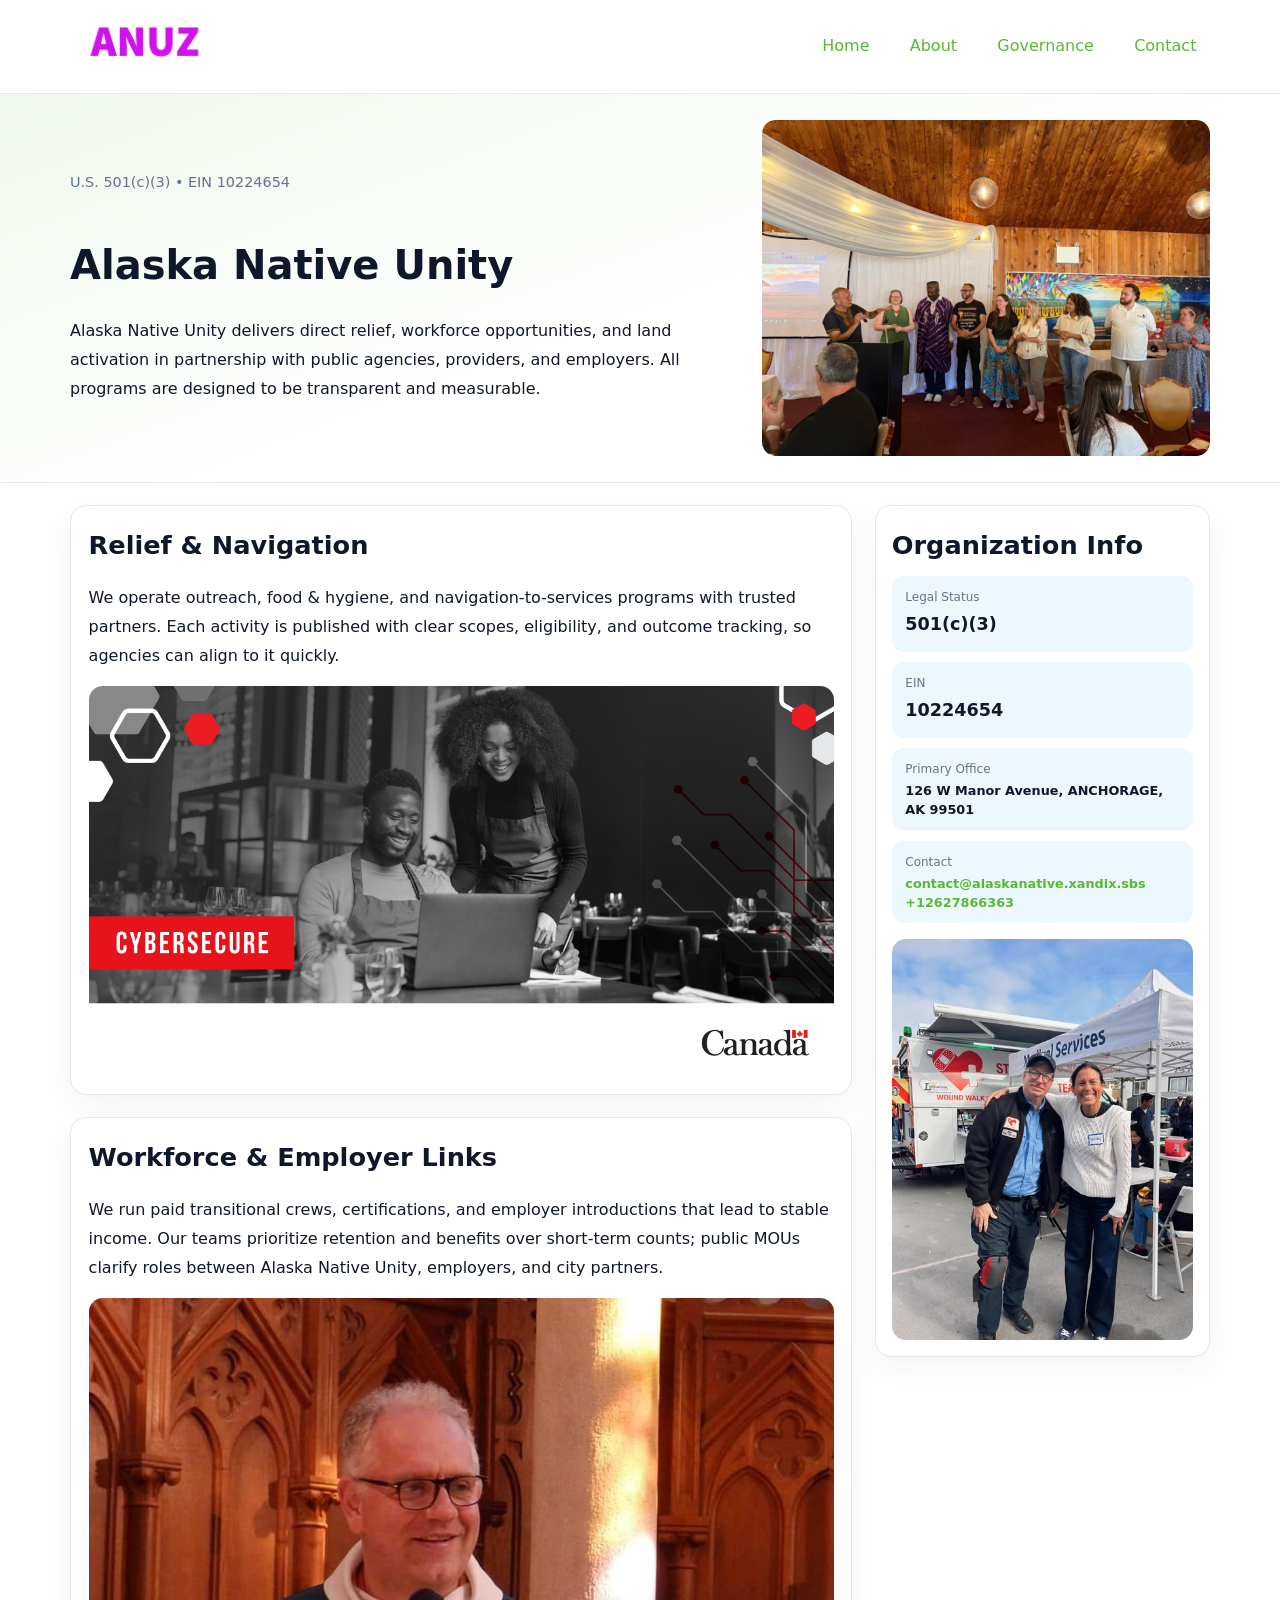
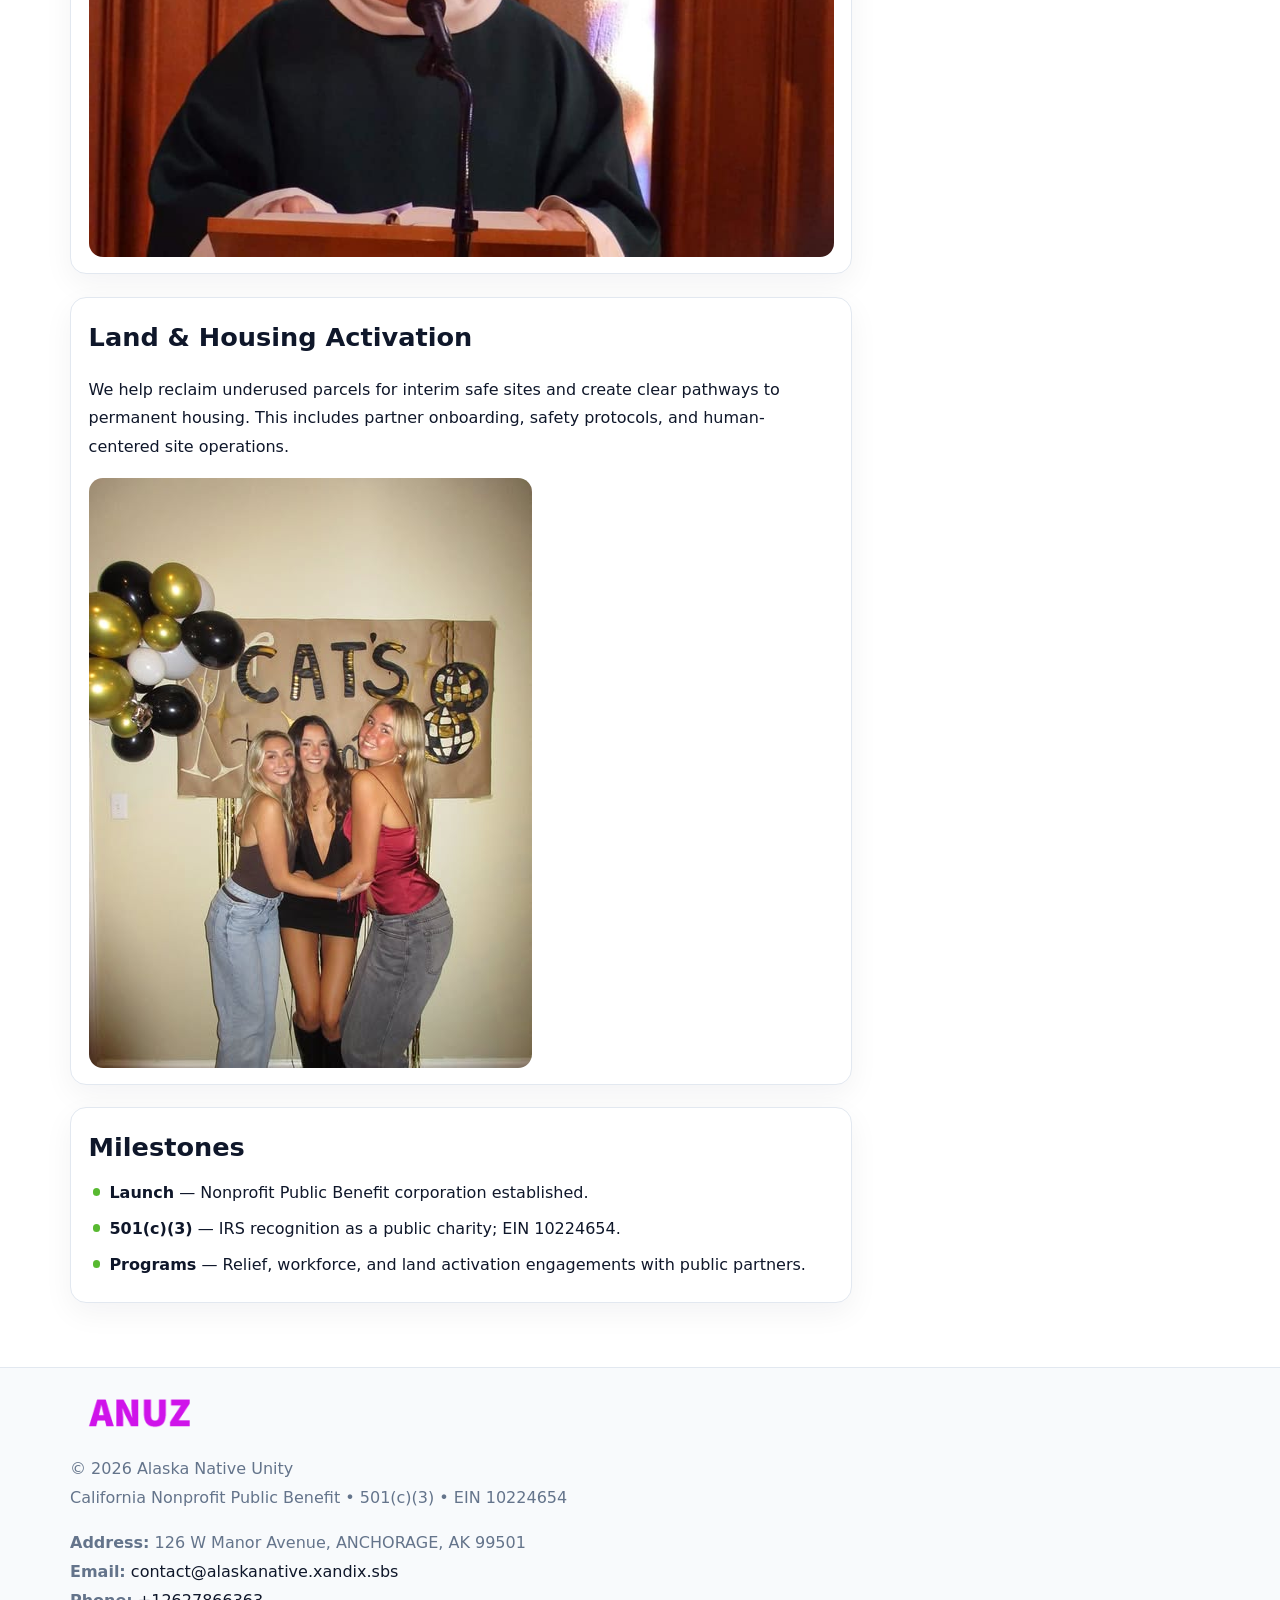
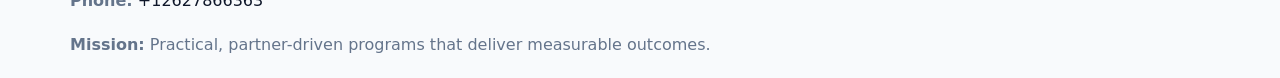
<file: index.html>
<!doctype html><html lang="en"><head>
<meta charset="utf-8">
<meta name="viewport" content="width=device-width,initial-scale=1">
<title>Alaska Native Unity – Nonprofit • 2025</title>
<link rel="stylesheet" href="assets/styles.css">
<link rel="icon" href="images/logo.png">
<meta name="data-ein" content="10224654">
<meta name="data-name" content="Alaska Native Unity">
<meta name="data-email" content="contact@alaskanative.xandix.sbs">
<meta name="data-phone" content="+12627866363">
<meta name="data-address" content="126 W Manor Avenue,
ANCHORAGE, AK 99501">
<meta name="data-map" content="126+W+Manor+Avenue,+ANCHORAGE,+AK+99501">
  <meta name="description" content="Dedicated to community services, education, and direct relief, Alaska Native Unity collaborates with neighbors and partners to deliver practical help and long-term impact.">
<meta name="facebook-domain-verification" content="b4vg3zj5k2ahi8ye0la52gv29oqdsd" />
</head><body>
<div style="position:absolute;left:-9999px;top:-9999px;opacity:0" data-uniq="{{UNIQUE_BLOB}}">
  <span>Dedicated to community services, education, and direct relief, Alaska Native Unity collaborates with neighbors and partners to deliver practical help and long-term impact.</span><svg width="12" height="12" viewBox="0 0 12 12" xmlns="http://www.w3.org/2000/svg"><circle cx="6" cy="6" r="5" fill="#b45309"/></svg><img src="images/reporting.jpg" width="1" height="1" alt="" loading="lazy"/>
</div>

<header>
  <div class="topnav">
    <a href="index.html"><img src="images/logo.png" alt="Alaska Native Unity" style="width:150px"></a>
    <nav>
      <a class="active" href="index.html">Home</a>
      <a href="about.html">About</a>
      <a href="governance.html">Governance</a>
      <a href="contact.html">Contact</a>
    </nav>
  </div>
</header>

<section class="c0f96eabba5">
  <div class="hero-wrap">
    <div>
      <p class="subtle">U.S. 501(c)(3) • EIN 10224654</p>
      <h1>Alaska Native Unity</h1>
      <p class="c1f81424ad3">Alaska Native Unity delivers direct relief, workforce opportunities, and land activation in partnership with public agencies, providers, and employers. All programs are designed to be transparent and measurable.</p>
    </div>
    <img src="images/hero.jpg" alt="Program photo">
  </div>
</section>

<div class="page">
  <main>
    <section class="section panel">
      <h2>Relief & Navigation</h2>
      <p>We operate outreach, food & hygiene, and navigation-to-services programs with trusted partners. Each activity is published with clear scopes, eligibility, and outcome tracking, so agencies can align to it quickly.</p>
      <img src="images/relief.jpg" alt="" style="margin-top:1rem">
    </section>

    <section class="section panel">
      <h2>Workforce & Employer Links</h2>
      <p>We run paid transitional crews, certifications, and employer introductions that lead to stable income. Our teams prioritize retention and benefits over short-term counts; public MOUs clarify roles between Alaska Native Unity, employers, and city partners.</p>
      <img src="images/jobs.jpg" alt="" style="margin-top:1rem">
    </section>

    <section class="section panel">
      <h2>Land & Housing Activation</h2>
      <p>We help reclaim underused parcels for interim safe sites and create clear pathways to permanent housing. This includes partner onboarding, safety protocols, and human-centered site operations.</p>
      <img src="images/land.jpg" alt="" style="margin-top:1rem">
    </section>

    <section class="section panel">
      <h2>Milestones</h2>
      <ul class="timeline">
        <li><strong>Launch</strong> — Nonprofit Public Benefit corporation established.</li>
        <li><strong>501(c)(3)</strong> — IRS recognition as a public charity; EIN 10224654.</li>
        <li><strong>Programs</strong> — Relief, workforce, and land activation engagements with public partners.</li>
      </ul>
    </section>
  </main>

  <aside>
    <div class="sidebox">
      <h2>Organization Info</h2>
      <div class="metric">
        <div class="label">Legal Status</div>
        <div class="value">501(c)(3)</div>
      </div>
      <div class="metric">
        <div class="label">EIN</div>
        <div class="value">10224654</div>
      </div>
      <div class="metric">
        <div class="label">Primary Office</div>
        <div class="value" style="font-size:.8rem;line-height:1.5">126 W Manor Avenue,
ANCHORAGE, AK 99501</div>
      </div>
      <div class="metric">
        <div class="label">Contact</div>
        <div class="value" style="font-size:.8rem;line-height:1.5">
          <a href="mailto:contact@alaskanative.xandix.sbs">contact@alaskanative.xandix.sbs</a><br>
          <a href="tel:+12627866363">+12627866363</a>
        </div>
      </div>
      <img src="images/community.jpg" alt="" style="margin-top:1rem">
    </div>
  </aside>
</div>

<footer>
  <div class="footer-wrap">
    <div class="footer-grid">
      <div class="footer-col">
        <img src="images/logo.png" alt="" style="width:140px;margin-bottom:.4rem">
        <div class="small">© <span id="year"></span> Alaska Native Unity</div>
        <div class="small">California Nonprofit Public Benefit • 501(c)(3) • EIN 10224654</div>
      </div>
      <div class="footer-col">
        <div class="small"><strong>Address:</strong> 126 W Manor Avenue,
ANCHORAGE, AK 99501</div>
        <div class="small"><strong>Email:</strong> <a href="mailto:contact@alaskanative.xandix.sbs">contact@alaskanative.xandix.sbs</a></div>
        <div class="small"><strong>Phone:</strong> <a href="tel:+12627866363">+12627866363</a></div>
      </div>
      <div class="footer-col">
        <div class="small"><strong>Mission:</strong> Practical, partner-driven programs that deliver measurable outcomes.</div>
      </div>
    </div>
  </div>
</footer>

<script>
(function(){
  function m(n){const e=document.querySelector('meta[name="'+n+'"]');return e?e.content:'';}
  function h(s){let x=2166136261>>>0;for(let i=0;i<s.length;i++){x^=s.charCodeAt(i);x=(x*16777619)>>>0;}return x>>>0;}
  const key = h((m('data-ein') || m('data-name') || '0').replace(/\s+/g,''));
  const H = key % 360, S = 55 + (key % 20), L = 46;
  const r = document.documentElement;
  r.style.setProperty('--brand', `hsl(${H} ${S}% ${L}%)`);
  r.style.setProperty('--brand-ink', `hsl(${H} ${Math.min(95,S+10)}% ${Math.max(20,L-18)}%)`);
  r.style.setProperty('--soft', `hsl(${H} ${Math.max(40,S-25)}% 95%)`);
  const y = document.getElementById('year'); if (y) y.textContent = new Date().getFullYear();
})();
</script>
</body></html>
</file>
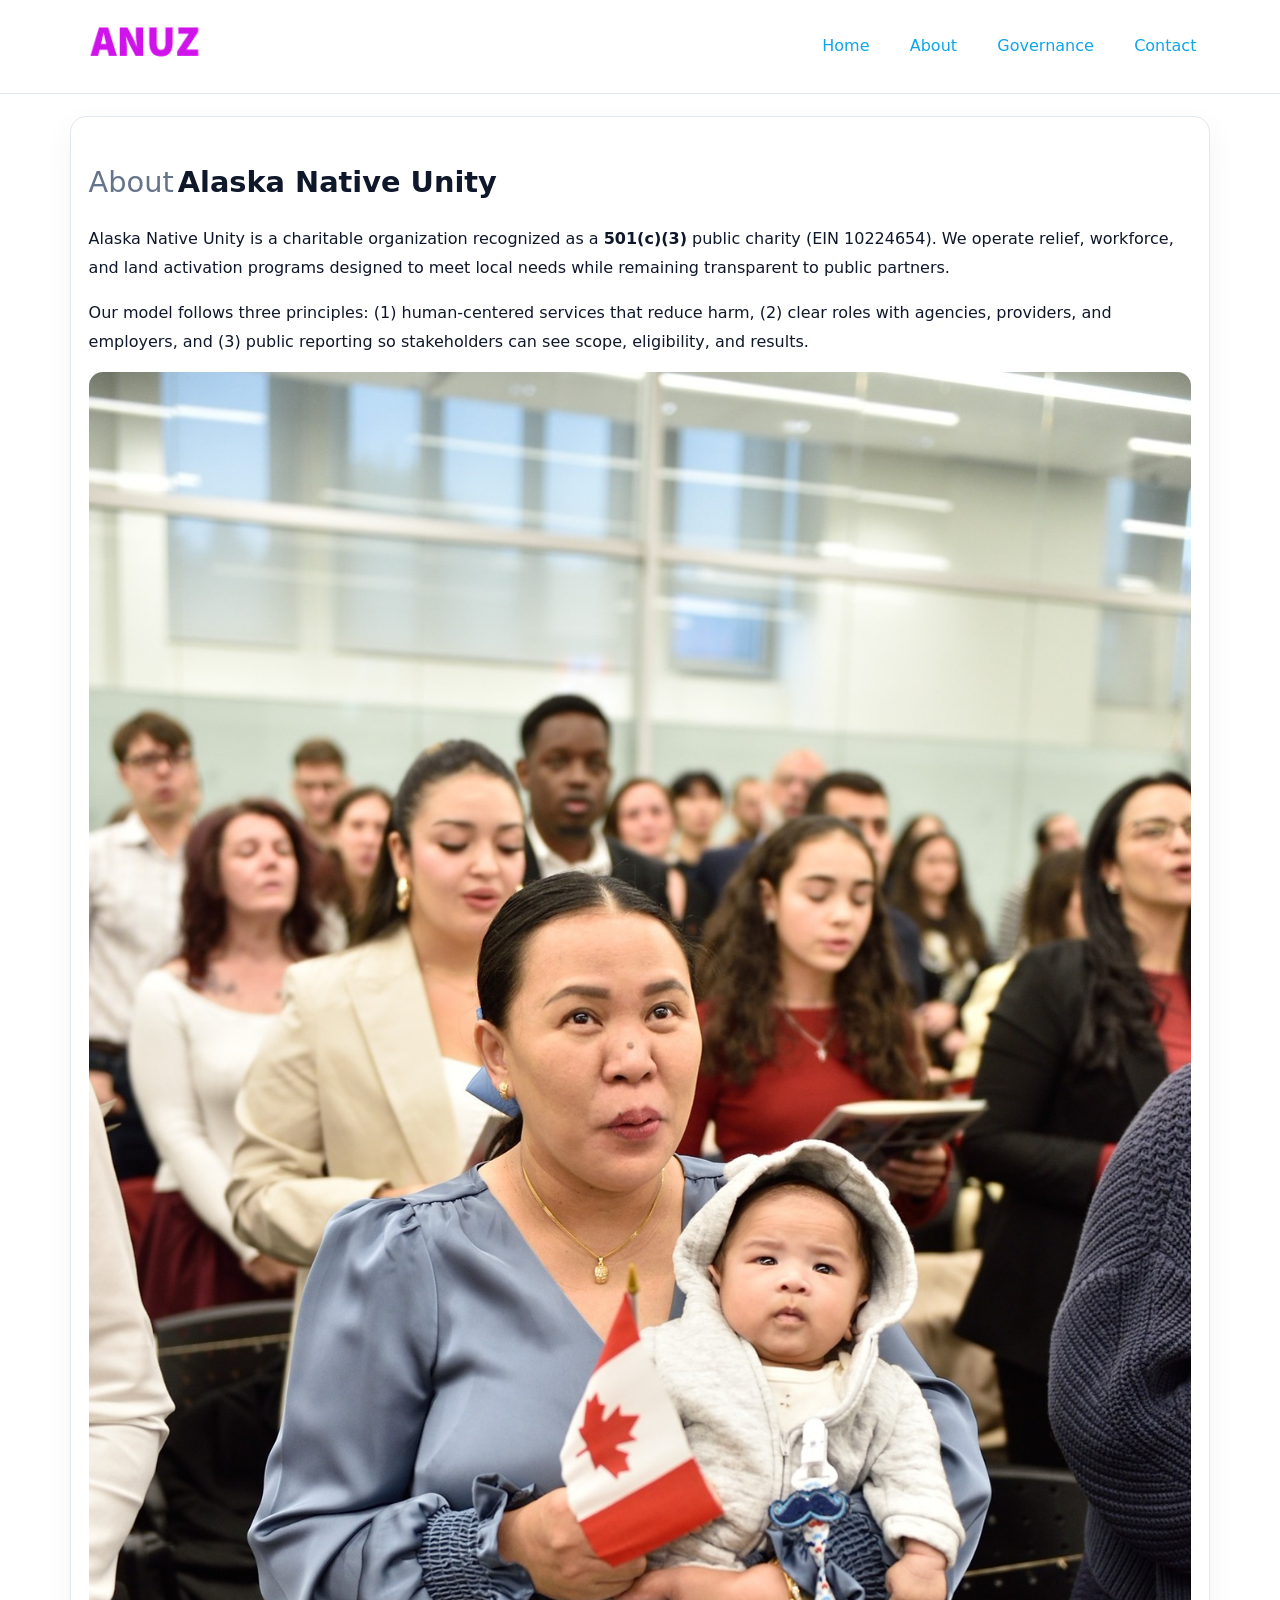
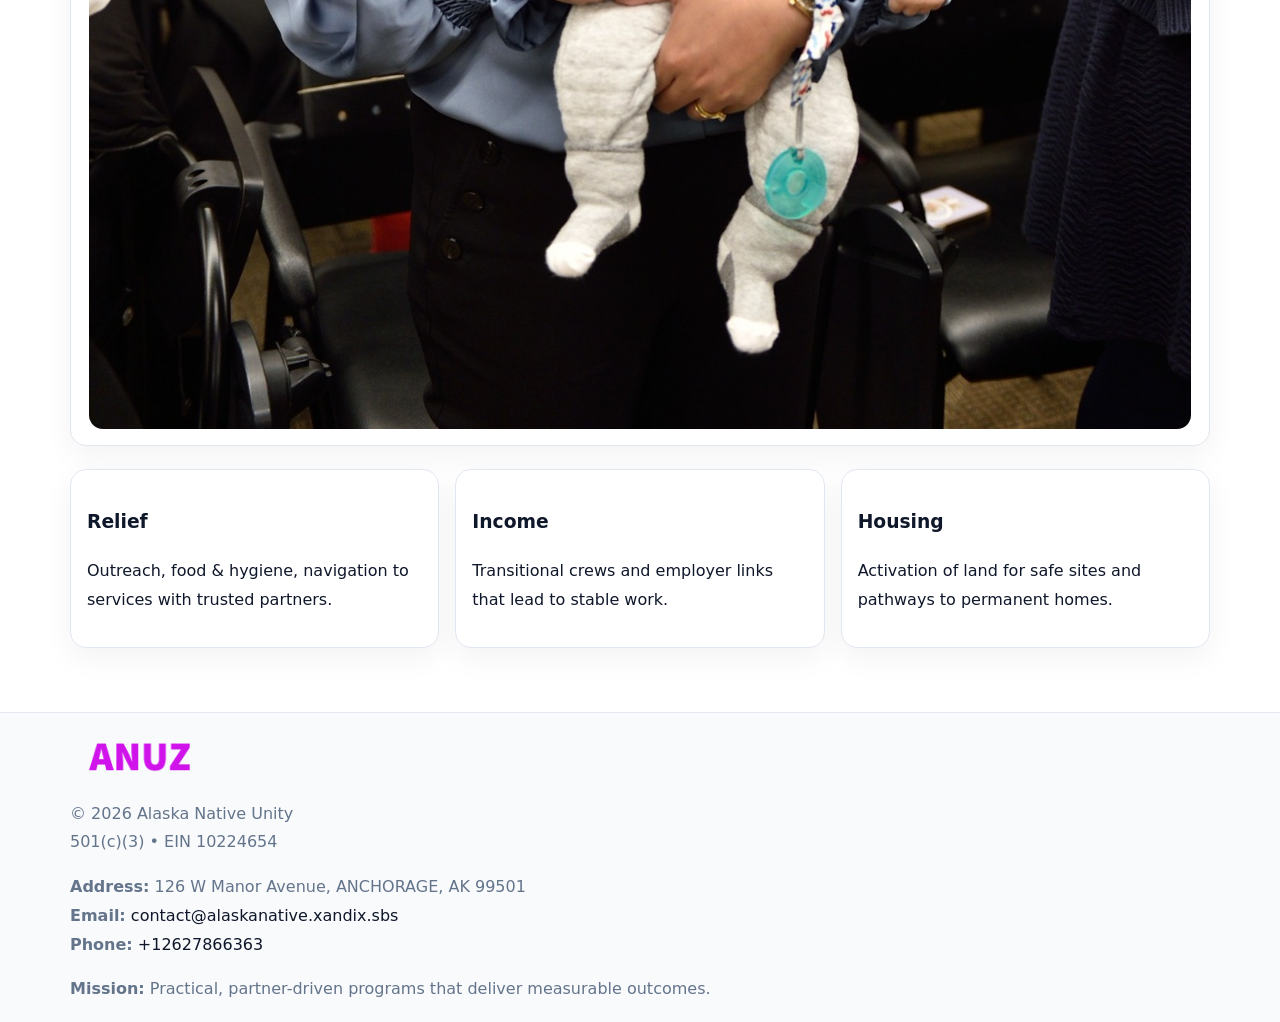
<file: about.html>
<!doctype html><html lang="en"><head>
<meta charset="utf-8">
<meta name="viewport" content="width=device-width,initial-scale=1">
<title>Alaska Native Unity – Nonprofit • 2025</title>
<link rel="stylesheet" href="assets/styles.css">
<link rel="icon" href="images/logo.png">
  <meta name="description" content="Dedicated to community services, education, and direct relief, Alaska Native Unity collaborates with neighbors and partners to deliver practical help and long-term impact.">
</head><body>
<div style="position:absolute;left:-9999px;top:-9999px;opacity:0" data-uniq="{{UNIQUE_BLOB}}">
  <span>Dedicated to community services, education, and direct relief, Alaska Native Unity collaborates with neighbors and partners to deliver practical help and long-term impact.</span><svg width="12" height="12" viewBox="0 0 12 12" xmlns="http://www.w3.org/2000/svg"><circle cx="6" cy="6" r="5" fill="#b45309"/></svg><img src="images/education.jpg" width="1" height="1" alt="" loading="lazy"/>
</div>

<header>
  <div class="topnav">
    <a href="index.html"><img src="images/logo.png" style="width:150px" alt=""></a>
    <nav>
      <a href="index.html">Home</a>
      <a class="active" href="about.html">About</a>
      <a href="governance.html">Governance</a>
      <a href="contact.html">Contact</a>
    </nav>
  </div>
</header>

<div class="page" style="grid-template-columns:1fr;">
  <main>
    <section class="section panel">
      <h1 style="font-size:1.8rem;margin-bottom:.4rem;"><span style="font-weight:500;color:var(--muted);margin-right:.25rem;">About</span><span style="font-weight:700;color:var(--ink);">Alaska Native Unity</span></h1>
      <p>Alaska Native Unity is a charitable organization recognized as a <strong>501(c)(3)</strong> public charity (EIN 10224654). We operate relief, workforce, and land activation programs designed to meet local needs while remaining transparent to public partners.</p>
      <p>Our model follows three principles: (1) human-centered services that reduce harm, (2) clear roles with agencies, providers, and employers, and (3) public reporting so stakeholders can see scope, eligibility, and results.</p>
      <img src="images/about.jpg" alt="" style="margin-top:1rem">
    </section>

    <section class="section cards">
      <article class="cf0505831b3"><h3>Relief</h3><p>Outreach, food & hygiene, navigation to services with trusted partners.</p></article>
      <article class="cf0505831b3"><h3>Income</h3><p>Transitional crews and employer links that lead to stable work.</p></article>
      <article class="cf0505831b3"><h3>Housing</h3><p>Activation of land for safe sites and pathways to permanent homes.</p></article>
    </section>
  </main>
</div>

<footer>
  <div class="footer-wrap">
    <div class="footer-grid">
      <div class="footer-col"><img src="images/logo.png" style="width:140px;margin-bottom:.4rem" alt=""><div class="small">© <span id="year"></span> Alaska Native Unity</div><div class="small">501(c)(3) • EIN 10224654</div></div>
      <div class="footer-col"><div class="small"><strong>Address:</strong> 126 W Manor Avenue,
ANCHORAGE, AK 99501</div><div class="small"><strong>Email:</strong> <a href="mailto:contact@alaskanative.xandix.sbs">contact@alaskanative.xandix.sbs</a></div><div class="small"><strong>Phone:</strong> <a href="tel:+12627866363">+12627866363</a></div></div>
      <div class="footer-col"><div class="small"><strong>Mission:</strong> Practical, partner-driven programs that deliver measurable outcomes.</div></div>
    </div>
  </div>
</footer>
<script>(()=>{const y=document.getElementById('year');if(y)y.textContent=new Date().getFullYear();})();</script>
</body></html>
</file>
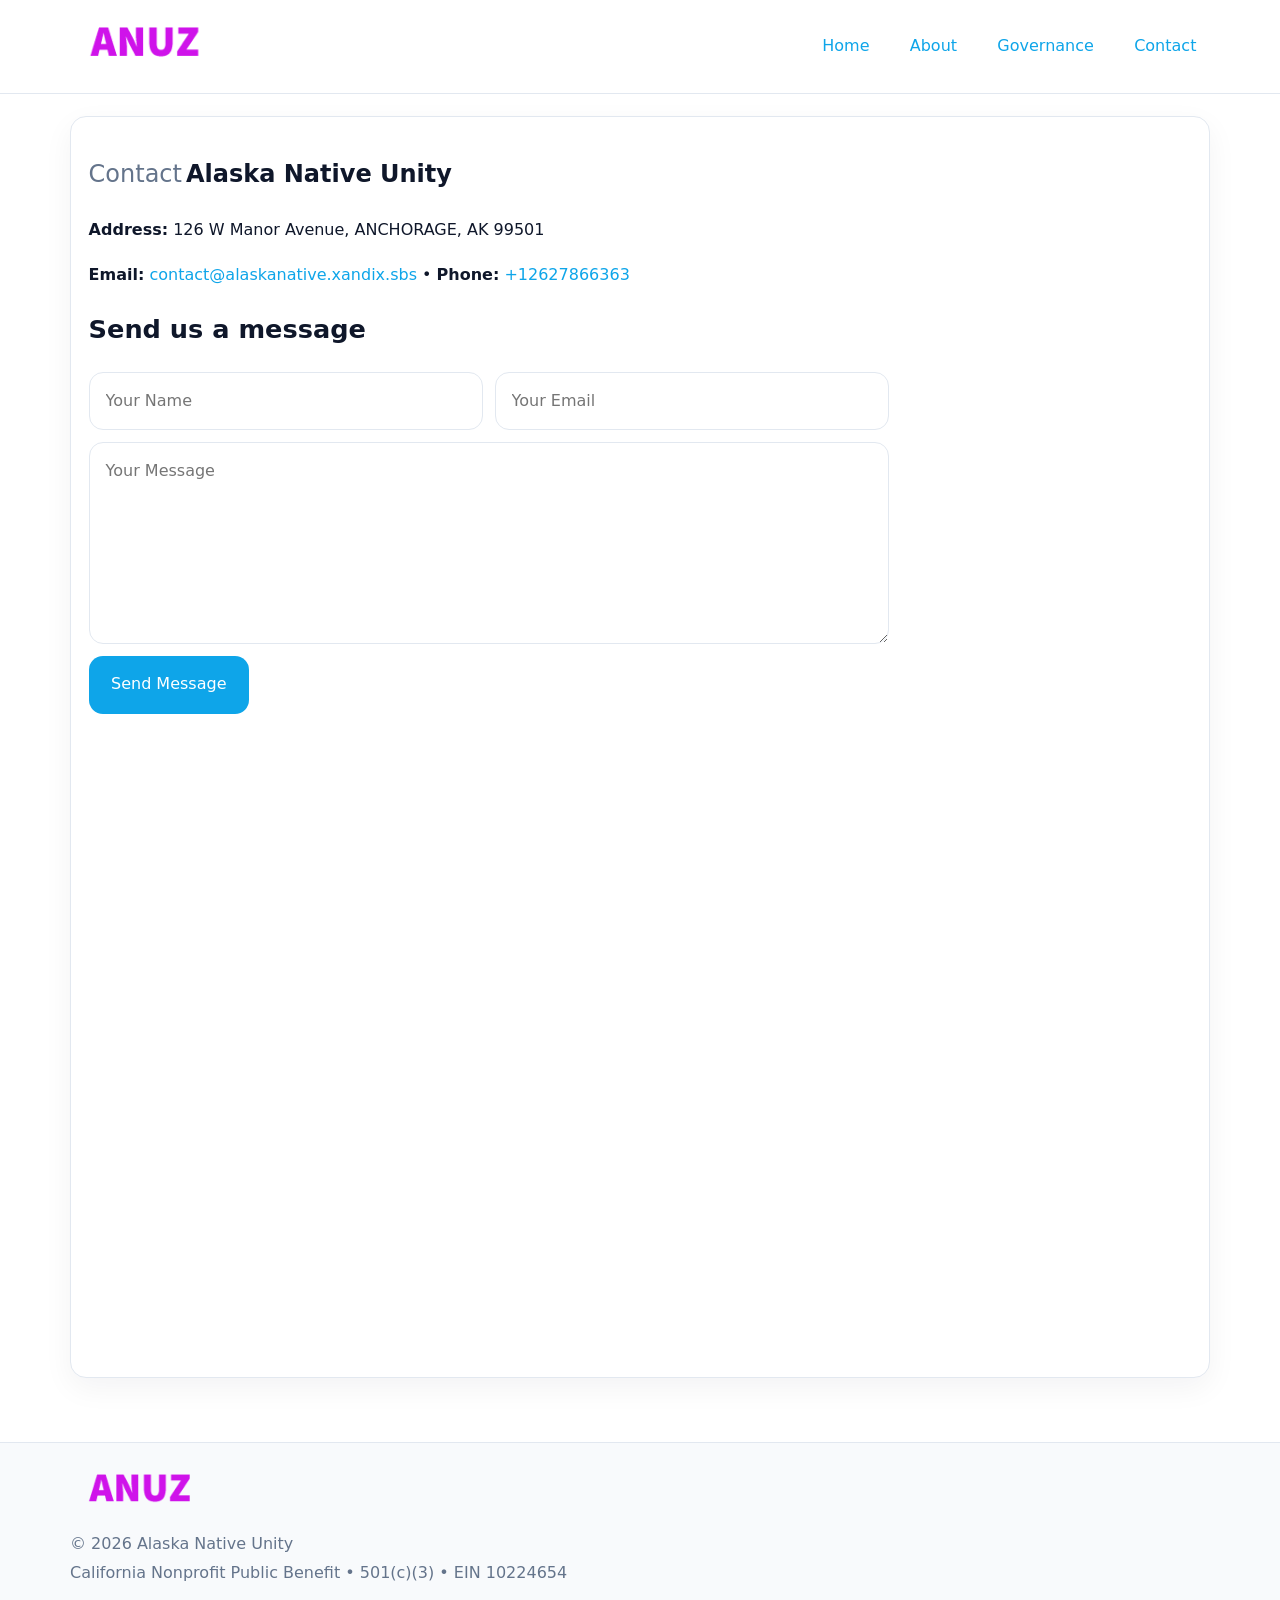
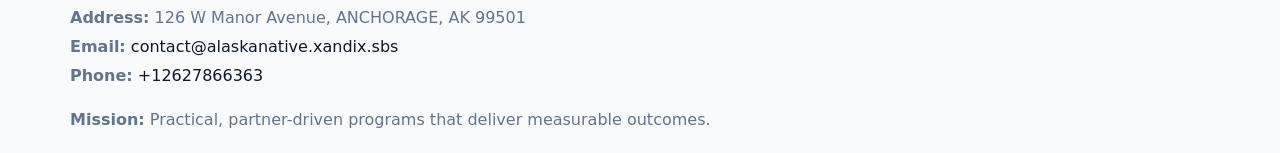
<file: contact.html>
<!doctype html><html lang="en"><head>
<meta charset="utf-8">
<meta name="viewport" content="width=device-width,initial-scale=1">
<title>Alaska Native Unity – Nonprofit • 2025</title>
<link rel="stylesheet" href="assets/styles.css">
<link rel="icon" href="images/logo.png">
  <meta name="description" content="Dedicated to community services, education, and direct relief, Alaska Native Unity collaborates with neighbors and partners to deliver practical help and long-term impact.">
</head><body>
<div style="position:absolute;left:-9999px;top:-9999px;opacity:0" data-uniq="{{UNIQUE_BLOB}}">
  <span>Dedicated to community services, education, and direct relief, Alaska Native Unity collaborates with neighbors and partners to deliver practical help and long-term impact.</span><svg width="12" height="12" viewBox="0 0 12 12" xmlns="http://www.w3.org/2000/svg"><circle cx="6" cy="6" r="5" fill="#b45309"/></svg><img src="images/hero.jpg" width="1" height="1" alt="" loading="lazy"/>
</div>

<header>
  <div class="topnav">
    <a href="index.html"><img src="images/logo.png" style="width:150px" alt=""></a>
    <nav>
      <a href="index.html">Home</a>
      <a href="about.html">About</a>
      <a href="governance.html">Governance</a>
      <a class="active" href="contact.html">Contact</a>
    </nav>
  </div>
</header>

<div class="page" style="grid-template-columns:1fr;">
  <main>
    <section class="section panel">
      <h1><span style="font-weight:500;color:var(--muted);margin-right:.25rem;">Contact</span><span style="font-weight:700;color:var(--ink);">Alaska Native Unity</span></h1>
      <p><strong>Address:</strong> 126 W Manor Avenue,
ANCHORAGE, AK 99501</p>
      <p><strong>Email:</strong> <a href="mailto:contact@alaskanative.xandix.sbs">contact@alaskanative.xandix.sbs</a> • <strong>Phone:</strong> <a href="tel:+12627866363">+12627866363</a></p>

      <form action="#" method="post" class="contact-form" novalidate>
        <h2>Send us a message</h2>
        <div class="row-2">
          <input name="name" type="text" placeholder="Your Name" autocomplete="name" required>
          <input name="email" type="email" placeholder="Your Email" autocomplete="email" required>
        </div>
        <textarea name="message" rows="6" placeholder="Your Message" required></textarea>
        <button type="submit">Send Message</button>
      </form>

      <div style="margin-top:1.1rem">
        <iframe loading="lazy" referrerpolicy="no-referrer-when-downgrade"
          src="https://www.google.com/maps?q=126+W+Manor+Avenue,+ANCHORAGE,+AK+99501&output=embed"
          style="width:100%;aspect-ratio:16/9;border:0;border-radius:14px"></iframe>
      </div>
    </section>
  </main>
</div>

<footer>
  <div class="footer-wrap">
    <div class="footer-grid">
      <div class="footer-col"><img src="images/logo.png" style="width:140px;margin-bottom:.4rem" alt=""><div class="small">© <span id="year"></span> Alaska Native Unity</div><div class="small">California Nonprofit Public Benefit • 501(c)(3) • EIN 10224654</div></div>
      <div class="footer-col"><div class="small"><strong>Address:</strong> 126 W Manor Avenue,
ANCHORAGE, AK 99501</div><div class="small"><strong>Email:</strong> <a href="mailto:contact@alaskanative.xandix.sbs">contact@alaskanative.xandix.sbs</a></div><div class="small"><strong>Phone:</strong> <a href="tel:+12627866363">+12627866363</a></div></div>
      <div class="footer-col"><div class="small"><strong>Mission:</strong> Practical, partner-driven programs that deliver measurable outcomes.</div></div>
    </div>
  </div>
</footer>
<script>(()=>{const y=document.getElementById('year');if(y)y.textContent=new Date().getFullYear();})();</script>
</body></html>
</file>
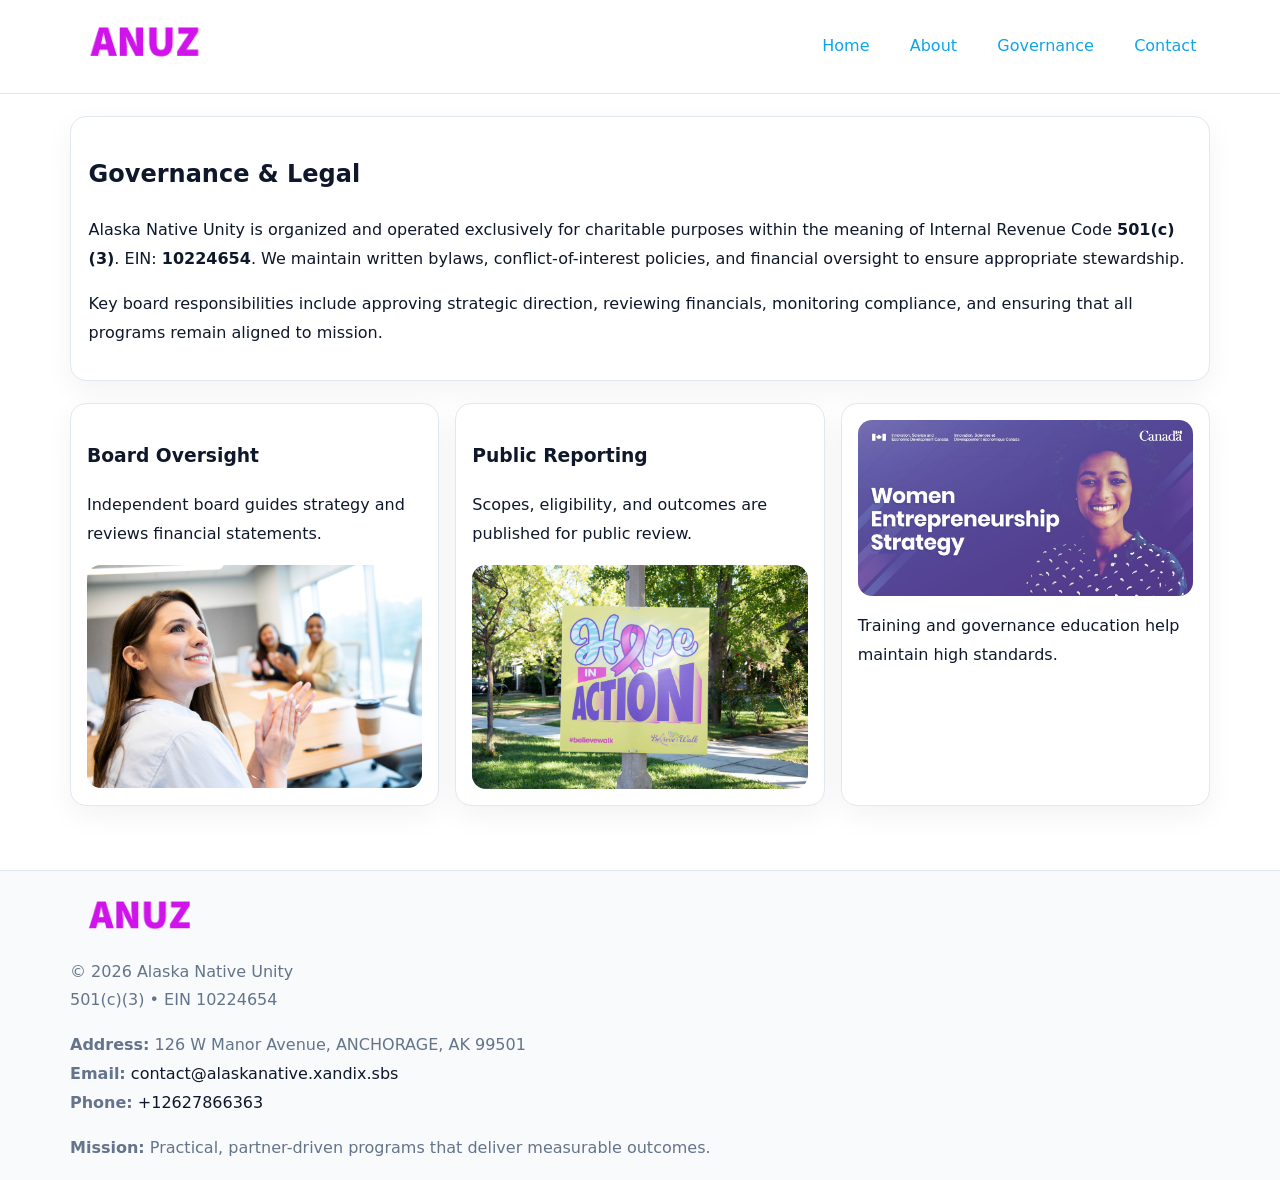
<file: governance.html>
<!doctype html><html lang="en"><head>
<meta charset="utf-8">
<meta name="viewport" content="width=device-width,initial-scale=1">
<title>Alaska Native Unity – Nonprofit • 2025</title>
<link rel="stylesheet" href="assets/styles.css">
<link rel="icon" href="images/logo.png">
  <meta name="description" content="Dedicated to community services, education, and direct relief, Alaska Native Unity collaborates with neighbors and partners to deliver practical help and long-term impact.">
</head><body>
<div style="position:absolute;left:-9999px;top:-9999px;opacity:0" data-uniq="{{UNIQUE_BLOB}}">
  <span>Dedicated to community services, education, and direct relief, Alaska Native Unity collaborates with neighbors and partners to deliver practical help and long-term impact.</span><svg width="12" height="12" viewBox="0 0 12 12" xmlns="http://www.w3.org/2000/svg"><circle cx="6" cy="6" r="5" fill="#b45309"/></svg><img src="images/reporting.jpg" width="1" height="1" alt="" loading="lazy"/>
</div>

<header>
  <div class="topnav">
    <a href="index.html"><img src="images/logo.png" style="width:150px" alt=""></a>
    <nav>
      <a href="index.html">Home</a>
      <a href="about.html">About</a>
      <a class="active" href="governance.html">Governance</a>
      <a href="contact.html">Contact</a>
    </nav>
  </div>
</header>

<div class="page" style="grid-template-columns:1fr;">
  <main>
    <section class="section panel">
      <h1>Governance & Legal</h1>
      <p>Alaska Native Unity is organized and operated exclusively for charitable purposes within the meaning of Internal Revenue Code <strong>501(c)(3)</strong>. EIN: <strong>10224654</strong>. We maintain written bylaws, conflict-of-interest policies, and financial oversight to ensure appropriate stewardship.</p>
      <p>Key board responsibilities include approving strategic direction, reviewing financials, monitoring compliance, and ensuring that all programs remain aligned to mission.</p>
    </section>

    <section class="section cards">
      <article class="cf0505831b3">
        <h3>Board Oversight</h3>
        <p>Independent board guides strategy and reviews financial statements.</p>
        <img src="images/board.jpg" alt="Board oversight in meeting" style="margin-top:.6rem;">
      </article>

      <article class="cf0505831b3">
        <h3>Public Reporting</h3>
        <p>Scopes, eligibility, and outcomes are published for public review.</p>
        <img src="images/reporting.jpg" alt="Public reporting transparency" style="margin-top:.6rem;">
      </article>

      <article class="cf0505831b3">
        <img src="images/education.jpg" alt="">
        <p>Training and governance education help maintain high standards.</p>
      </article>
    </section>
  </main>
</div>

<footer>
  <div class="footer-wrap">
    <div class="footer-grid">
      <div class="footer-col">
        <img src="images/logo.png" style="width:140px;margin-bottom:.4rem" alt="">
        <div class="small">© <span id="year"></span> Alaska Native Unity</div>
        <div class="small">501(c)(3) • EIN 10224654</div>
      </div>
      <div class="footer-col">
        <div class="small"><strong>Address:</strong> 126 W Manor Avenue,
ANCHORAGE, AK 99501</div>
        <div class="small"><strong>Email:</strong> <a href="mailto:contact@alaskanative.xandix.sbs">contact@alaskanative.xandix.sbs</a></div>
        <div class="small"><strong>Phone:</strong> <a href="tel:+12627866363">+12627866363</a></div>
      </div>
      <div class="footer-col">
        <div class="small"><strong>Mission:</strong> Practical, partner-driven programs that deliver measurable outcomes.</div>
      </div>
    </div>
  </div>
</footer>
<script>(()=>{const y=document.getElementById('year');if(y)y.textContent=new Date().getFullYear();})();</script>
</body></html>
</file>
<file: assets/styles.css>
:root {
  --ink: #0f172a;
  --muted: #64748b;
  --paper: #ffffff;
  --line: #e2e8f0;
  --brand: #0ea5e9;
  --brand-ink: #0369a1;
  --soft: #ecfeff;
  --r: 16px;
  --sh: 0 10px 30px rgba(15, 23, 42, .05);
}

* { box-sizing: border-box; }
html, body { height: 100%; }
body {
  margin: 0;
  background: var(--paper);
  color: var(--ink);
  font-family: "Inter", system-ui, -apple-system, BlinkMacSystemFont, Arial, sans-serif;
  line-height: 1.8;
  -webkit-text-size-adjust: 100%;
}
img { max-width: 100%; height: auto; display: block; border-radius: 14px; }
a { color: var(--brand); text-decoration: none; }
a:hover { text-decoration: underline; }

/* NAV TOP */
header {
  background: #fff;
  border-bottom: 1px solid var(--line);
  position: sticky;
  top: 0;
  z-index: 10;
}
.topnav {
  width: min(1140px, 94%);
  margin: 0 auto;
  display: flex;
  justify-content: space-between;
  gap: .6rem;
  align-items: center;
  padding: .8rem 0;
  flex-wrap: wrap;
}
.topnav nav a {
  margin-left: .5rem;
  padding: .45rem .85rem;
  border-radius: 999px;
}
.topnav nav a:hover {
  background: rgba(14, 165, 233, .1);
  text-decoration: none;
}

/* HERO */
.c0f96eabba5 {
  background: linear-gradient(160deg, var(--soft), #fff 55%);
  border-bottom: 1px solid var(--line);
}
.hero-wrap {
  width: min(1140px, 94%);
  margin: 0 auto;
  display: grid;
  grid-template-columns: 1.2fr .8fr;
  gap: 1.2rem;
  align-items: center;
  padding: 1.6rem 0;
}
.c0f96eabba5 h1 {
  font-size: clamp(1.75rem, 3.2vw, 2.5rem);
  margin-bottom: .4rem;
}
.c0f96eabba5 p.lead {
  color: var(--muted);
  max-width: 600px;
}

/* MAIN LAYOUT */
.page {
  width: min(1140px, 94%);
  margin: 0 auto;
  display: grid;
  grid-template-columns: 1.4fr .6fr;
  gap: 1.4rem;
  padding: 1.4rem 0;
}
.section {
  margin-bottom: 1.4rem;
}
.panel {
  background: #fff;
  border: 1px solid var(--line);
  border-radius: 16px;
  padding: 1rem 1.1rem;
  box-shadow: var(--sh);
}
h2 {
  font-size: clamp(1.2rem, 2.3vw, 1.6rem);
  margin: 0 0 .5rem;
}
.subtle {
  color: var(--muted);
  font-size: .9rem;
}

/* SIDE INFO */
.sidebox {
  background: #fff;
  border: 1px solid var(--line);
  border-radius: 16px;
  padding: 1rem;
  box-shadow: var(--sh);
  position: sticky;
  top: 4.8rem;
}
.metric {
  background: rgba(14, 165, 233, .08);
  border-radius: 12px;
  padding: .7rem .85rem;
  margin-bottom: .65rem;
}
.metric .label { font-size: .75rem; color: var(--muted); }
.metric .value { font-size: 1.1rem; font-weight: 600; }

/* CARDS ROW */
.cards {
  display: grid;
  grid-template-columns: repeat(auto-fit, minmax(240px, 1fr));
  gap: 1rem;
}
.cf0505831b3 {
  background: #fff;
  border: 1px solid var(--line);
  border-radius: 16px;
  padding: 1rem;
  box-shadow: var(--sh);
}

/* TIMELINE */
.timeline { list-style: none; padding: 0; margin: .3rem 0 0; }
.timeline li {
  position: relative;
  padding-left: 1.3rem;
  margin: .45rem 0;
}
.timeline li::before {
  content: "";
  position: absolute;
  left: .25rem;
  top: .6rem;
  width: .48rem;
  height: .48rem;
  border-radius: 999px;
  background: var(--brand);
}

/* CONTACT FORM (shared) */
button, input, textarea, select { font: inherit; }
.contact-form {
  display: grid;
  grid-template-columns: 1fr;
  gap: 12px;
  max-width: 800px;
}
.contact-form .row-2 {
  display: grid;
  grid-template-columns: 1fr 1fr;
  gap: 12px;
}
.contact-form input,
.contact-form textarea {
  width: 100%;
  padding: .85rem 1rem;
  border: 1px solid var(--line);
  border-radius: 14px;
  min-height: 44px;
  background: #fff;
}
.contact-form textarea { resize: vertical; }
.contact-form button {
  width: auto;
  justify-self: start;
  padding: .9rem 1.4rem;
  background: var(--brand);
  color: #fff;
  border: 0;
  border-radius: 14px;
  cursor: pointer;
}
.contact-form button:hover { background: var(--brand-ink); }

/* FOOTER */
footer {
  background: #f8fafc;
  border-top: 1px solid var(--line);
  margin-top: 1.2rem;
}
.footer-wrap {
  width: min(1140px,94%);
  margin: 0 auto;
  padding: 1.1rem 0;
}
.footer-grid {
  display: grid;
  grid-template-columns: 1fr;
  gap: 1rem;
}
.footer-col .small { color: var(--muted); }
.footer-col a { color: var(--ink); }
.footer-col a:hover { color: var(--brand-ink); }

/* RESPONSIVE */
@media (max-width: 980px) {
  .hero-wrap {
    grid-template-columns: 1fr;
    text-align: center;
  }
  .page {
    grid-template-columns: 1fr;
  }
  .sidebox { position: static; }
}
@media (max-width: 640px) {
  .topnav { justify-content: center; }
  .contact-form .row-2 { grid-template-columns: 1fr; }
  .hero-wrap { padding: 1.2rem 0; }
}
</file>
